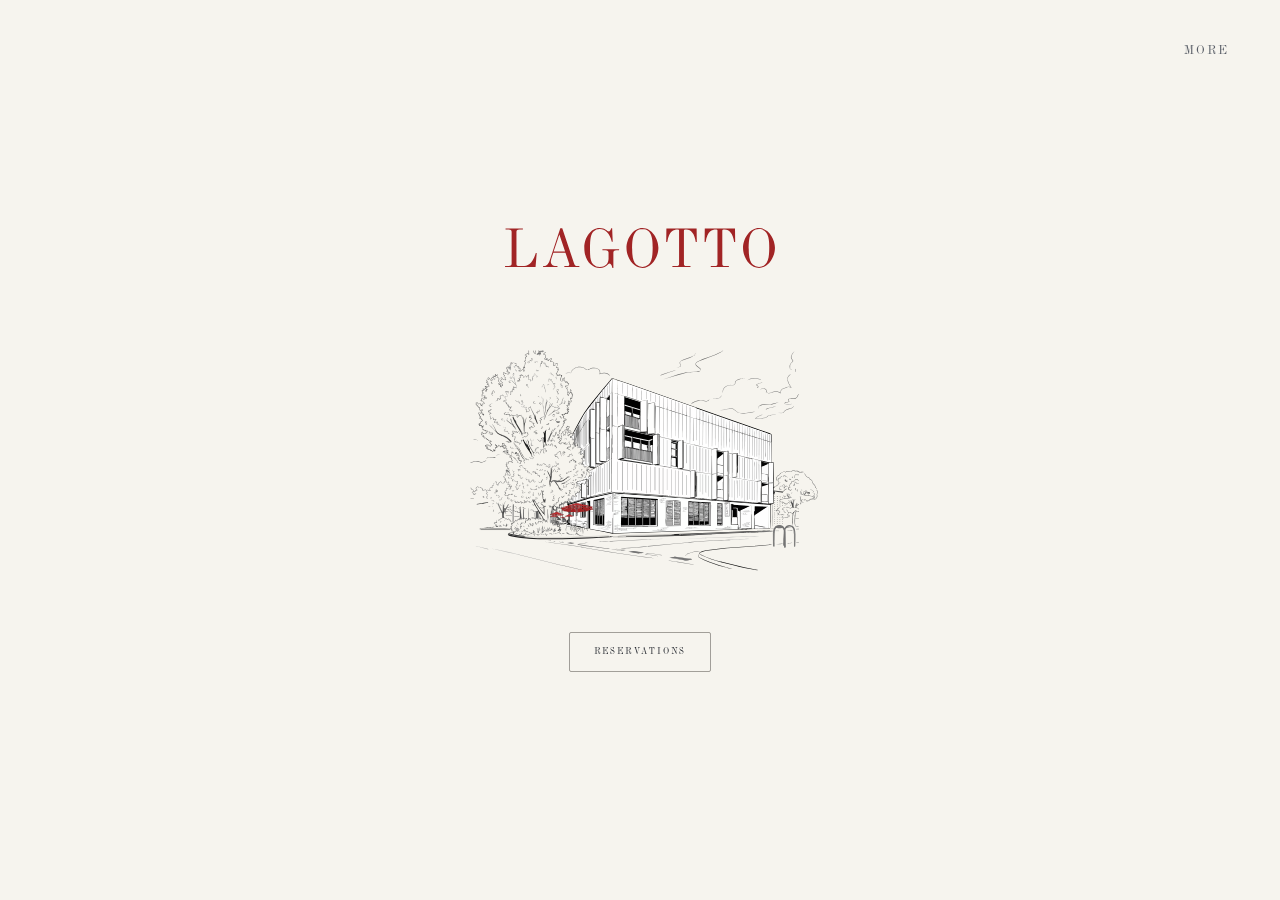
<file: index.html>
<!DOCTYPE html>
<html lang="en-AU">
<head>
<meta charset="UTF-8">
<meta name="viewport" content="width=device-width, initial-scale=1.0">
<title>Lagotto | Italian Restaurant, Fitzroy North</title>
<meta name="description" content="Lagotto is an award-winning Italian restaurant in Fitzroy North, Melbourne — seasonal pasta, aperitivo and a considered wine list, owned and run by Head Chef Matteo Fulchiati and Liam Cree.">
<link rel="canonical" href="https://lagotto-fitzroynorth.com.au/">
<meta name="theme-color" content="#f6f4ee">
<link rel="icon" href="assets/img/favicon-l.png">
<link rel="apple-touch-icon" href="assets/img/favicon-l.png">
<meta property="og:type" content="website">
<meta property="og:site_name" content="Lagotto">
<meta property="og:title" content="Lagotto | Italian Restaurant, Fitzroy North">
<meta property="og:description" content="Lagotto is an award-winning Italian restaurant in Fitzroy North, Melbourne — seasonal pasta, aperitivo and a considered wine list, owned and run by Head Chef Matteo Fulchiati and Liam Cree.">
<meta property="og:url" content="https://lagotto-fitzroynorth.com.au/">
<meta property="og:image" content="https://lagotto-fitzroynorth.com.au/assets/img/lagotto-logo-trans.png">
<meta name="twitter:card" content="summary_large_image">
<meta name="twitter:title" content="Lagotto | Italian Restaurant, Fitzroy North">
<meta name="twitter:description" content="Lagotto is an award-winning Italian restaurant in Fitzroy North, Melbourne — seasonal pasta, aperitivo and a considered wine list, owned and run by Head Chef Matteo Fulchiati and Liam Cree.">
<meta name="twitter:image" content="https://lagotto-fitzroynorth.com.au/assets/img/lagotto-logo-trans.png">
<link rel="preload" href="assets/fonts/Union-Regular.otf" as="font" type="font/otf" crossorigin>
<link rel="stylesheet" href="assets/css/style.css">
<script type="application/ld+json">
{
  "@context": "https://schema.org",
  "@type": "Restaurant",
  "name": "Lagotto",
  "image": "https://lagotto-fitzroynorth.com.au/assets/img/lagotto-logo-trans.png",
  "url": "https://lagotto-fitzroynorth.com.au/",
  "telephone": "+61390051953",
  "email": "contact@lagottofitzroynorth.com.au",
  "priceRange": "$$$",
  "servesCuisine": "Italian",
  "acceptsReservations": "True",
  "address": {
    "@type": "PostalAddress",
    "streetAddress": "1 York Street",
    "addressLocality": "Fitzroy North",
    "addressRegion": "VIC",
    "postalCode": "3068",
    "addressCountry": "AU"
  },
  "sameAs": ["https://www.instagram.com/lagotto.fitzroynorth/"],
  "menu": "https://lagotto-fitzroynorth.com.au/more#food",
  "openingHoursSpecification": [
    { "@type": "OpeningHoursSpecification", "dayOfWeek": ["Tuesday", "Wednesday", "Thursday", "Friday"], "opens": "18:00", "closes": "23:00" },
    { "@type": "OpeningHoursSpecification", "dayOfWeek": "Saturday", "opens": "12:00", "closes": "15:00" },
    { "@type": "OpeningHoursSpecification", "dayOfWeek": "Saturday", "opens": "18:00", "closes": "23:00" }
  ],
  "potentialAction": {
    "@type": "ReserveAction",
    "target": {
      "@type": "EntryPoint",
      "urlTemplate": "https://www.sevenrooms.com/reservations/lagotto",
      "actionPlatform": ["http://schema.org/DesktopWebPlatform", "http://schema.org/MobileWebPlatform"]
    },
    "result": { "@type": "Reservation", "name": "Reserve a table at Lagotto" }
  }
}
</script>
<script>(function(w,d,s,l,i){w[l]=w[l]||[];w[l].push({'gtm.start':
new Date().getTime(),event:'gtm.js'});var f=d.getElementsByTagName(s)[0],
j=d.createElement(s),dl=l!='dataLayer'?'&l='+l:'';j.async=true;j.src=
'https://www.googletagmanager.com/gtm.js?id='+i+dl;f.parentNode.insertBefore(j,f);
})(window,document,'script','dataLayer','GTM-M5SQ4HJ');</script>
</head>
<body data-page="home">
<noscript><iframe src="https://www.googletagmanager.com/ns.html?id=GTM-M5SQ4HJ"
height="0" width="0" style="display:none;visibility:hidden"></iframe></noscript>

<a class="home-more-link" href="more.html">More</a>

<div class="welcome-page">
  <div class="welcome-stage">
    <h1 class="sr-only">Lagotto — Italian Restaurant, Fitzroy North</h1>
    <p class="sr-only">Lagotto is an award-winning Italian restaurant in Fitzroy North, Melbourne, owned and run by Head Chef Matteo Fulchiati and Liam Cree. Seasonal pasta, aperitivo and a considered Italian wine list, at 1 York Street, Fitzroy North.</p>
    <a href="more.html" aria-label="More">
      <img class="welcome-logo" src="assets/img/lagotto-logo-dark.svg" alt="Lagotto">
      <img class="welcome-building" src="assets/img/lagotto-building.svg" alt="" aria-hidden="true">
    </a>
    <div class="welcome-actions">
      <a class="btn btn-outline" href="https://www.sevenrooms.com/reservations/lagotto" target="_blank" rel="noopener">Reservations</a>
    </div>
  </div>
</div>

<script src="assets/js/main.js"></script>
</body>
</html>
</file>
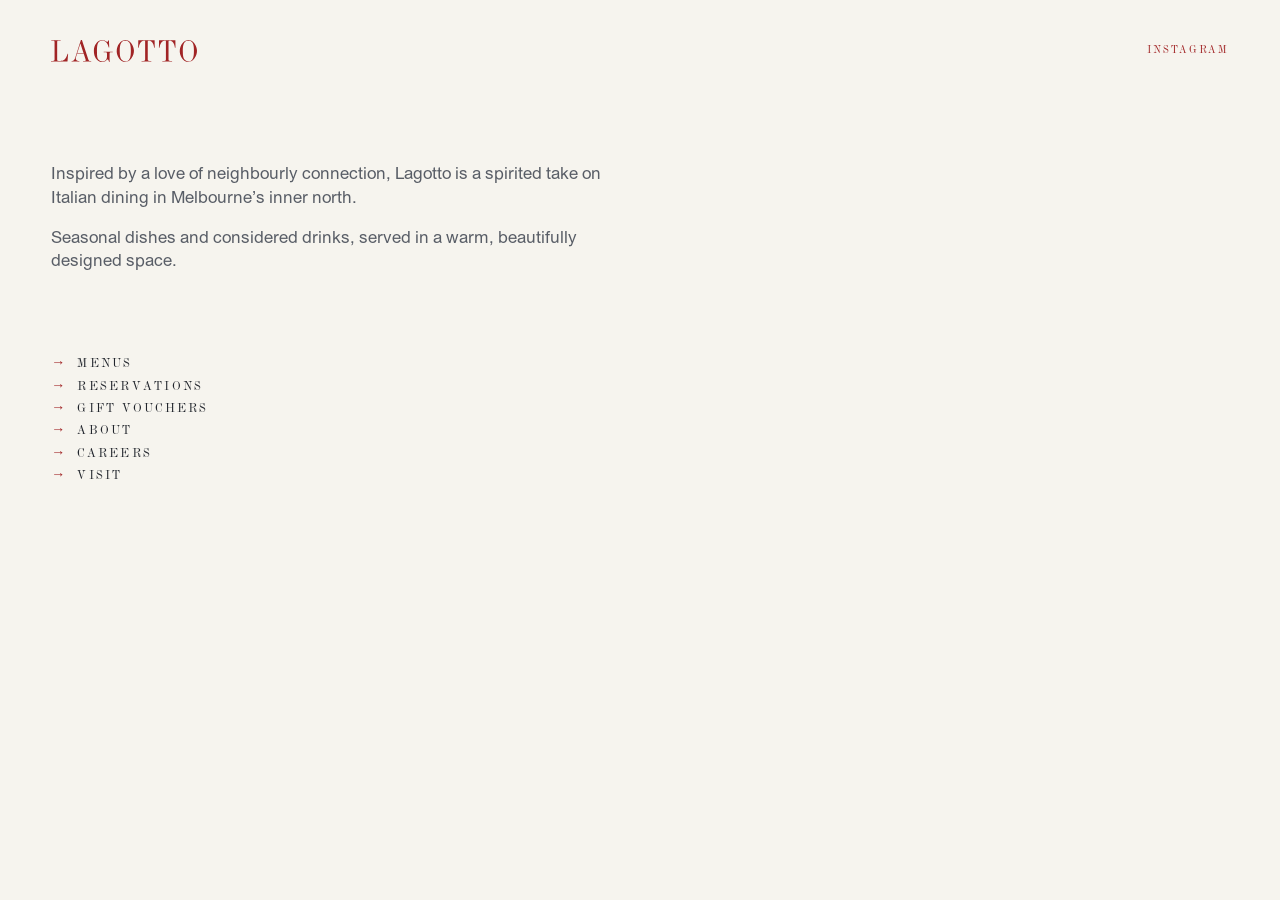
<file: more.html>
<!DOCTYPE html>
<html lang="en-AU">
<head>
<meta charset="UTF-8">
<meta name="viewport" content="width=device-width, initial-scale=1.0">
<title>More | Lagotto, Fitzroy North</title>
<meta name="description" content="About, menus, reservations, gift vouchers and how to find Lagotto — an Italian restaurant in Fitzroy North, Melbourne, owned and run by Head Chef Matteo Fulchiati and Liam Cree.">
<link rel="canonical" href="https://lagotto-fitzroynorth.com.au/more.html">
<meta name="theme-color" content="#f6f4ee">
<link rel="icon" href="assets/img/favicon-l.png">
<link rel="apple-touch-icon" href="assets/img/favicon-l.png">
<meta property="og:type" content="website">
<meta property="og:site_name" content="Lagotto">
<meta property="og:title" content="More | Lagotto, Fitzroy North">
<meta property="og:description" content="About, menus, reservations, gift vouchers and how to find Lagotto — an Italian restaurant in Fitzroy North, Melbourne, owned and run by Head Chef Matteo Fulchiati and Liam Cree.">
<meta property="og:url" content="https://lagotto-fitzroynorth.com.au/more.html">
<meta property="og:image" content="https://lagotto-fitzroynorth.com.au/assets/img/lagotto-logo-trans.png">
<meta name="twitter:card" content="summary_large_image">
<meta name="twitter:title" content="More | Lagotto, Fitzroy North">
<meta name="twitter:description" content="About, menus, reservations, gift vouchers and how to find Lagotto — an Italian restaurant in Fitzroy North, Melbourne, owned and run by Head Chef Matteo Fulchiati and Liam Cree.">
<meta name="twitter:image" content="https://lagotto-fitzroynorth.com.au/assets/img/lagotto-logo-trans.png">
<link rel="preload" href="assets/fonts/Union-Regular.otf" as="font" type="font/otf" crossorigin>
<link rel="stylesheet" href="assets/css/style.css">
<script type="application/ld+json">
{
  "@context": "https://schema.org",
  "@type": "Restaurant",
  "name": "Lagotto",
  "image": "https://lagotto-fitzroynorth.com.au/assets/img/lagotto-logo-trans.png",
  "url": "https://lagotto-fitzroynorth.com.au/",
  "telephone": "+61390051953",
  "email": "contact@lagottofitzroynorth.com.au",
  "priceRange": "$$$",
  "servesCuisine": "Italian",
  "acceptsReservations": "True",
  "address": {
    "@type": "PostalAddress",
    "streetAddress": "1 York Street",
    "addressLocality": "Fitzroy North",
    "addressRegion": "VIC",
    "postalCode": "3068",
    "addressCountry": "AU"
  },
  "sameAs": ["https://www.instagram.com/lagotto.fitzroynorth/"],
  "menu": "https://lagotto-fitzroynorth.com.au/more#food",
  "openingHoursSpecification": [
    { "@type": "OpeningHoursSpecification", "dayOfWeek": ["Tuesday", "Wednesday", "Thursday", "Friday"], "opens": "18:00", "closes": "23:00" },
    { "@type": "OpeningHoursSpecification", "dayOfWeek": "Saturday", "opens": "12:00", "closes": "15:00" },
    { "@type": "OpeningHoursSpecification", "dayOfWeek": "Saturday", "opens": "18:00", "closes": "23:00" }
  ],
  "potentialAction": {
    "@type": "ReserveAction",
    "target": {
      "@type": "EntryPoint",
      "urlTemplate": "https://www.sevenrooms.com/reservations/lagotto",
      "actionPlatform": ["http://schema.org/DesktopWebPlatform", "http://schema.org/MobileWebPlatform"]
    },
    "result": { "@type": "Reservation", "name": "Reserve a table at Lagotto" }
  }
}
</script>
<script>(function(w,d,s,l,i){w[l]=w[l]||[];w[l].push({'gtm.start':
new Date().getTime(),event:'gtm.js'});var f=d.getElementsByTagName(s)[0],
j=d.createElement(s),dl=l!='dataLayer'?'&l='+l:'';j.async=true;j.src=
'https://www.googletagmanager.com/gtm.js?id='+i+dl;f.parentNode.insertBefore(j,f);
})(window,document,'script','dataLayer','GTM-M5SQ4HJ');</script>
</head>
<body data-page="more">
<noscript><iframe src="https://www.googletagmanager.com/ns.html?id=GTM-M5SQ4HJ"
height="0" width="0" style="display:none;visibility:hidden"></iframe></noscript>

<header class="site-header">
  <a href="index.html" class="brand-word" aria-label="Lagotto home">
    <img src="assets/img/lagotto-logo-dark.svg" alt="Lagotto" class="brand-logo">
  </a>
  <a class="header-note" href="https://www.instagram.com/lagotto.fitzroynorth/?hl=en" target="_blank" rel="noopener">
    <svg class="header-note-icon" viewBox="0 0 24 24" fill="none" stroke="currentColor" stroke-width="2" stroke-linecap="round" stroke-linejoin="round" aria-hidden="true">
      <rect x="2" y="2" width="20" height="20" rx="5" ry="5"></rect>
      <path d="M16 11.37A4 4 0 1 1 12.63 8 4 4 0 0 1 16 11.37z"></path>
      <line x1="17.5" y1="6.5" x2="17.5" y2="6.5"></line>
    </svg>
    <span class="header-note-text">Instagram</span>
  </a>
</header>

<main class="info-main">
  <div class="info-intro">
    <p>Inspired by a love of neighbourly connection, Lagotto is a spirited take on Italian dining in Melbourne&rsquo;s inner north.</p>
    <p>Seasonal dishes and considered drinks, served in a warm, beautifully designed space.</p>
  </div>

  <div class="accordion">
    <div class="accordion-item" id="menus">
      <h2><button class="accordion-trigger" aria-expanded="false">
        <span class="accordion-arrow">&rarr;</span> Menus
      </button></h2>
      <div class="accordion-panel">
        <div class="accordion-panel-inner accordion-panel-inner--wide">

          <div class="accordion-item" id="food">
            <h3><button class="accordion-trigger" aria-expanded="false">
              <span class="accordion-arrow">&rarr;</span> Food
            </button></h3>
            <div class="accordion-panel">
              <div class="accordion-panel-inner accordion-panel-inner--wide">

                <div class="menu-group">
                  <div class="menu-row"><div class="menu-row-head"><span class="menu-name">Add on Tasmanian sea urchin</span><span class="menu-price">$8 / $20</span></div></div>
                  <div class="menu-row"><div class="menu-row-head"><span class="menu-name">1/2 dozen oysters, buttermilk, raspberry &amp; finger lime mignonette</span><span class="menu-price">$45</span></div></div>
                  <div class="menu-row"><div class="menu-row-head"><span class="menu-name">Sourdough focaccia, whipped honey brown butter</span><span class="menu-price">$16</span></div></div>
                  <div class="menu-row"><div class="menu-row-head"><span class="menu-name">Tasmanian scallop ceviche, smoked yoghurt, wild garlic, trout roe</span><span class="menu-price">$18 ea</span></div></div>
                  <div class="menu-row"><div class="menu-row-head"><span class="menu-name">Wagyu intercostal skewer, black garlic ketchup, pickled daikon</span><span class="menu-price">$18 ea</span></div></div>
                  <div class="menu-row"><div class="menu-row-head"><span class="menu-name">Brioche, girello carpaccio, yuzu mayo, caviar</span><span class="menu-price">$18 ea</span></div></div>
                  <div class="menu-row"><div class="menu-row-head"><span class="menu-name">Potato rosti, blue fin tuna, creme fraiche, nasturtium</span><span class="menu-price">$18 ea</span></div></div>
                </div>

                <div class="menu-group">
                  <div class="menu-row"><div class="menu-row-head"><span class="menu-name">Fremantle confit octopus carpaccio, rouille, espellette</span><span class="menu-price">$36</span></div></div>
                  <div class="menu-row"><div class="menu-row-head"><span class="menu-name">Bavette tartare, macadamia &amp; taleggio cream, bone marrow, frites</span><span class="menu-price">$36</span></div></div>
                  <div class="menu-row"><div class="menu-row-head"><span class="menu-name">Stracciatella, pepper agrodolce, anchovy, oregano, focaccia crumb</span><span class="menu-price">$29</span></div></div>
                  <div class="menu-row"><div class="menu-row-head"><span class="menu-name">White asparagus, miso hollandaise, pancetta, salmon roe</span><span class="menu-price">$32</span></div></div>
                </div>

                <div class="menu-group">
                  <div class="menu-row"><div class="menu-row-head"><span class="menu-name">Saffron tagliolini, tiger prawn, preserved lemon, bottarga</span><span class="menu-price">$46</span></div></div>
                  <div class="menu-row"><div class="menu-row-head"><span class="menu-name">Green lasagne, wagyu ragu, parmesan foam</span><span class="menu-price">$45</span></div></div>
                  <div class="menu-row"><div class="menu-row-head"><span class="menu-name">Bottoni, potato &amp; comt&eacute;, brown butter, pine nuts, saltbush</span><span class="menu-price">$43</span></div></div>
                  <div class="menu-row"><div class="menu-row-head"><span class="menu-name">Lemon bigoli, Moreton Bay bug, vodka sauce, chives</span><span class="menu-price">$90</span></div></div>
                </div>

                <div class="menu-group">
                  <div class="menu-row"><div class="menu-row-head"><span class="menu-name">NZ Yellowbelly flounder, lemon beurre blanc, artichokes, broad beans</span><span class="menu-price">$70</span></div></div>
                  <div class="menu-row"><div class="menu-row-head"><span class="menu-name">Ryukyu Berkshire 500g pork belly, fermented chilli, mushroom XO</span><span class="menu-price">$85</span></div></div>
                  <div class="menu-row"><div class="menu-row-head"><span class="menu-name">Aurum duck breast, broccoli leaf, roasted celeriac, jus</span><span class="menu-price">$75</span></div></div>
                  <div class="menu-row"><div class="menu-row-head"><span class="menu-name">Robbins Island wagyu 9+ 500g striploin, rosemary, jus, lemon</span><span class="menu-price">$220</span></div></div>
                </div>

                <div class="menu-group">
                  <div class="menu-row"><div class="menu-row-head"><span class="menu-name">Day&rsquo;s Walk Farm leaves, fennel, radish, honey &amp; mandarin</span><span class="menu-price">$16</span></div></div>
                  <div class="menu-row"><div class="menu-row-head"><span class="menu-name">Pink fir potatoes, sage &amp; onion salt, yeast dressing</span><span class="menu-price">$16</span></div></div>
                </div>

                <div class="menu-group">
                  <div class="menu-row"><div class="menu-row-head"><span class="menu-name">Lemonade fruit granita, lemon sorbet, limoncello curd</span><span class="menu-price">$18</span></div></div>
                  <div class="menu-row"><div class="menu-row-head"><span class="menu-name">Tiramisu, chocolate sponge, coffee gelato, caramel, mascarpone</span><span class="menu-price">$24</span></div></div>
                  <div class="menu-row"><div class="menu-row-head"><span class="menu-name">White asparagus gelato, biscotti crumb, cheesecake, yuzu trout roe</span><span class="menu-price">$30</span></div></div>
                </div>

              </div>
            </div>
          </div>

          <div class="accordion-item" id="beverages">
            <h3><button class="accordion-trigger" aria-expanded="false">
              <span class="accordion-arrow">&rarr;</span> Beverages
            </button></h3>
            <div class="accordion-panel">
              <div class="accordion-panel-inner accordion-panel-inner--wide">

                <p class="menu-category">Cocktails</p>
                <div class="menu-group">
                  <div class="menu-row"><div class="menu-row-head"><span class="menu-name">Capri Martini</span><span class="menu-price">$14 / $27</span></div><p class="menu-row-meta">Malfy gin limone, lemon thyme vermouth</p></div>
                  <div class="menu-row"><div class="menu-row-head"><span class="menu-name">Cardamaro Spritz</span><span class="menu-price">$25</span></div><p class="menu-row-meta">Cardamaro amaro, prosecco, soda, orange</p></div>
                  <div class="menu-row"><div class="menu-row-head"><span class="menu-name">Blood Orange Americano</span><span class="menu-price">$25</span></div><p class="menu-row-meta">Vermouth rosso, okar amaro, blood orange soda</p></div>
                  <div class="menu-row"><div class="menu-row-head"><span class="menu-name">Tommy Verde</span><span class="menu-price">$27</span></div><p class="menu-row-meta">Tequila blanco, tommy&rsquo;s kiwi, green tobasco, lime, agave</p></div>
                  <div class="menu-row"><div class="menu-row-head"><span class="menu-name">House Negroni</span><span class="menu-price">$27</span></div><p class="menu-row-meta">MGC dry gin, plymouth sloe gin, aperol, dry cura&ccedil;ao</p></div>
                  <div class="menu-row"><div class="menu-row-head"><span class="menu-name">Pasubio Manhattan</span><span class="menu-price">$27</span></div><p class="menu-row-meta">Woodford reserve bourbon, cappelletti pasubio amaro, orange bitters</p></div>
                </div>

                <p class="menu-category">Non&#8209;Alcoholic</p>
                <div class="menu-group">
                  <div class="menu-row"><div class="menu-row-head"><span class="menu-name">Crodino Biondo</span><span class="menu-price">$14</span></div><p class="menu-row-meta">Non&#8209;alcoholic bitter spritz</p></div>
                  <div class="menu-row"><div class="menu-row-head"><span class="menu-name">House Soda</span><span class="menu-price">$15</span></div><p class="menu-row-meta">Passionfruit &amp; lime</p></div>
                  <div class="menu-row"><div class="menu-row-head"><span class="menu-name">Spiced Jalapeno Mojito</span><span class="menu-price">$15</span></div><p class="menu-row-meta">Strangelove spiced jalapeno, mint, chilli</p></div>
                  <div class="menu-row"><div class="menu-row-head"><span class="menu-name">Yuzu Collins</span><span class="menu-price">$15</span></div><p class="menu-row-meta">Fresh yuzu, yuzu soda, rosemary</p></div>
                  <div class="menu-row"><div class="menu-row-head"><span class="menu-name">Chinotto</span><span class="menu-price">$10</span></div><p class="menu-row-meta">Orange</p></div>
                </div>

                <p class="menu-category">Wine by the Glass</p>
                <div class="menu-group">
                  <p class="menu-subhead">Sparkling</p>
                  <div class="menu-row"><div class="menu-row-head"><span class="menu-name">NV Continental Platter Prosecco</span><span class="menu-price">$16</span></div><p class="menu-row-meta">Glera &mdash; King Valley</p></div>
                </div>
                <div class="menu-group">
                  <p class="menu-subhead">White</p>
                  <div class="menu-row"><div class="menu-row-head"><span class="menu-name">2024 Terre Stregate &lsquo;Trama&rsquo;</span><span class="menu-price">$18</span></div><p class="menu-row-meta">Falanghina &mdash; Campania</p></div>
                  <div class="menu-row"><div class="menu-row-head"><span class="menu-name">2025 Charlotte Dalton &lsquo;Fred&rsquo;</span><span class="menu-price">$18</span></div><p class="menu-row-meta">Fiano &mdash; Langhorne Creek</p></div>
                  <div class="menu-row"><div class="menu-row-head"><span class="menu-name">2022 Sa Di Vino &lsquo;Gio&rsquo;</span><span class="menu-price">$20</span></div><p class="menu-row-meta">Viognier &mdash; Emilia Romagna</p></div>
                  <div class="menu-row"><div class="menu-row-head"><span class="menu-name">2024 Manni N&ouml;ssing</span><span class="menu-price">$36</span></div><p class="menu-row-meta">Kerner &mdash; S&uuml;dtirol</p></div>
                </div>
                <div class="menu-group">
                  <p class="menu-subhead">Orange / Rose</p>
                  <div class="menu-row"><div class="menu-row-head"><span class="menu-name">2026 Table Wines &lsquo;Gelato Bianco&rsquo;</span><span class="menu-price">$17</span></div><p class="menu-row-meta">Pecorino, Moscato Giallo, Fiano, Arinto &mdash; South Australia</p></div>
                  <div class="menu-row"><div class="menu-row-head"><span class="menu-name">2022 Palmento Costanzo &lsquo;Mofete&rsquo;</span><span class="menu-price">$21</span></div><p class="menu-row-meta">Nerello Mascalese &mdash; Sicily</p></div>
                </div>
                <div class="menu-group">
                  <p class="menu-subhead">Red</p>
                  <div class="menu-row"><div class="menu-row-head"><span class="menu-name">2024 Carousal</span><span class="menu-price">$18</span></div><p class="menu-row-meta">Sangiovese &mdash; Alpine Valley</p></div>
                  <div class="menu-row"><div class="menu-row-head"><span class="menu-name">2023 Bera Barbera D&rsquo;Asti</span><span class="menu-price">$19</span></div><p class="menu-row-meta">Barbera &mdash; Piedmont</p></div>
                  <div class="menu-row"><div class="menu-row-head"><span class="menu-name">2024 Wilfred Monte</span><span class="menu-price">$17</span></div><p class="menu-row-meta">Montepulciano &mdash; McLaren Vale</p></div>
                  <div class="menu-row"><div class="menu-row-head"><span class="menu-name">2021 Cantine Garrone C&agrave; D&rsquo;Mat&eacute; Valli Ossolane Rosso</span><span class="menu-price">$34</span></div><p class="menu-row-meta">Nebbiolo, Croatina &mdash; Piedmont</p></div>
                </div>

                <p class="menu-category">Wine by the Bottle</p>

                <div class="menu-group">
                  <p class="menu-subhead">Sparkling</p>
                  <div class="menu-row"><div class="menu-row-head"><span class="menu-name">NV Continental Platter Prosecco</span><span class="menu-price">$76</span></div><p class="menu-row-meta">Glera &mdash; King Valley</p></div>
                  <div class="menu-row"><div class="menu-row-head"><span class="menu-name">NV Ca&rsquo; Del Bosco Brut 375ml</span><span class="menu-price">$129</span></div><p class="menu-row-meta">Chardonnay, Pinot Bianco, Pinot Nero &mdash; Lombardy</p></div>
                  <div class="menu-row"><div class="menu-row-head"><span class="menu-name">2025 Pippa Pet Nat</span><span class="menu-price">$86</span></div><p class="menu-row-meta">Fiano, Grenache &mdash; Heathcote</p></div>
                  <div class="menu-row"><div class="menu-row-head"><span class="menu-name">NV I Love Monsters &lsquo;La Birba&rsquo; Pet Nat</span><span class="menu-price">$105</span></div><p class="menu-row-meta">Lacrima &mdash; Marche</p></div>
                  <div class="menu-row"><div class="menu-row-head"><span class="menu-name">NV Fangareggi &lsquo;Biancospino&rsquo;</span><span class="menu-price">$115</span></div><p class="menu-row-meta">Lambrusco di Sorbara &amp; Salamino &mdash; Emilia Romagna</p></div>
                  <div class="menu-row"><div class="menu-row-head"><span class="menu-name">2022 Longarico All&rsquo;Ombra Dei Pini</span><span class="menu-price">$172</span></div><p class="menu-row-meta">Catarratto &mdash; Sicily</p></div>
                  <div class="menu-row"><div class="menu-row-head"><span class="menu-name">2019 Ferrari Perl&eacute;</span><span class="menu-price">$195</span></div><p class="menu-row-meta">Chardonnay &mdash; Trentino&#8209;Alto Adige</p></div>
                </div>

                <div class="menu-group">
                  <p class="menu-subhead">White &mdash; Bright, Mineral</p>
                  <div class="menu-row"><div class="menu-row-head"><span class="menu-name">2023 Cave Mont Blanc</span><span class="menu-price">$145</span></div><p class="menu-row-meta">Pri&eacute; Blanc &mdash; Valle d&rsquo;Aosta</p></div>
                  <div class="menu-row"><div class="menu-row-head"><span class="menu-name">2025 Visintini</span><span class="menu-price">$88</span></div><p class="menu-row-meta">Ribolla Gialla &mdash; Friuli&#8209;Venezia Giulia</p></div>
                  <div class="menu-row"><div class="menu-row-head"><span class="menu-name">2024 Muri&#8209;Gries</span><span class="menu-price">$105</span></div><p class="menu-row-meta">Silvaner &mdash; Alto Adige</p></div>
                  <div class="menu-row"><div class="menu-row-head"><span class="menu-name">2024 Babo</span><span class="menu-price">$74</span></div><p class="menu-row-meta">Pinot Grigio &mdash; Veneto</p></div>
                  <div class="menu-row"><div class="menu-row-head"><span class="menu-name">2024 Biscaris</span><span class="menu-price">$117</span></div><p class="menu-row-meta">Inzolia &mdash; Sicily</p></div>
                  <div class="menu-row"><div class="menu-row-head"><span class="menu-name">2023 Generazione Alessandro Trainara</span><span class="menu-price">$134</span></div><p class="menu-row-meta">Carricante, Catarratto &mdash; Sicily</p></div>
                  <div class="menu-row"><div class="menu-row-head"><span class="menu-name">2024 Terre Stregate &lsquo;Trama&rsquo;</span><span class="menu-price">$85</span></div><p class="menu-row-meta">Falanghina &mdash; Campania</p></div>
                  <div class="menu-row"><div class="menu-row-head"><span class="menu-name">2023 Stefanago Mischiabacche Bianco</span><span class="menu-price">$122</span></div><p class="menu-row-meta">Riesling, M&uuml;ller&#8209;Thurgau, Chardonnay &mdash; Lombardy</p></div>
                  <div class="menu-row"><div class="menu-row-head"><span class="menu-name">2024 Manni N&ouml;ssing</span><span class="menu-price">$190</span></div><p class="menu-row-meta">Kerner &mdash; S&uuml;dtirol</p></div>
                </div>

                <div class="menu-group">
                  <p class="menu-subhead">White &mdash; Medium Weight</p>
                  <div class="menu-row"><div class="menu-row-head"><span class="menu-name">2021 Niklas Weingut</span><span class="menu-price">$110</span></div><p class="menu-row-meta">Pinot Bianco &mdash; S&uuml;dtirol&#8209;Alto Adige</p></div>
                  <div class="menu-row"><div class="menu-row-head"><span class="menu-name">2022 Mortellito Viaria Bianco</span><span class="menu-price">$125</span></div><p class="menu-row-meta">Moscato Bianco &mdash; Sicily</p></div>
                  <div class="menu-row"><div class="menu-row-head"><span class="menu-name">2025 Pieropan Soave Classico</span><span class="menu-price">$120</span></div><p class="menu-row-meta">Garganega &mdash; Veneto</p></div>
                  <div class="menu-row"><div class="menu-row-head"><span class="menu-name">2023 Anne&#8209;Santi &lsquo;Ninfa Del Nera&rsquo;</span><span class="menu-price">$122</span></div><p class="menu-row-meta">Grechetto, Trebbiano, Malvasia &mdash; Umbria</p></div>
                  <div class="menu-row"><div class="menu-row-head"><span class="menu-name">2024 Lamoresca Bianco</span><span class="menu-price">$150</span></div><p class="menu-row-meta">Vermentino &mdash; Sicily</p></div>
                  <div class="menu-row"><div class="menu-row-head"><span class="menu-name">2022 Le Chiusure</span><span class="menu-price">$182</span></div><p class="menu-row-meta">Erbaluce &mdash; Piedmont</p></div>
                  <div class="menu-row"><div class="menu-row-head"><span class="menu-name">2022 Il Modo Bianco</span><span class="menu-price">$83</span></div><p class="menu-row-meta">Vermentino, Fiano, Riesling &mdash; Geelong</p></div>
                  <div class="menu-row"><div class="menu-row-head"><span class="menu-name">2025 Charlotte Dalton &lsquo;Fred&rsquo;</span><span class="menu-price">$84</span></div><p class="menu-row-meta">Fiano &mdash; Langhorne Creek</p></div>
                  <div class="menu-row"><div class="menu-row-head"><span class="menu-name">2022 Chalmers Dott</span><span class="menu-price">$86</span></div><p class="menu-row-meta">Malvasia Istriana &mdash; Heathcote</p></div>
                </div>

                <div class="menu-group">
                  <p class="menu-subhead">White &mdash; Full, Textural</p>
                  <div class="menu-row"><div class="menu-row-head"><span class="menu-name">2024 La Marca Di San Michele &lsquo;Salta Tempo&rsquo;</span><span class="menu-price">$123</span></div><p class="menu-row-meta">Verdicchio &mdash; Marche</p></div>
                  <div class="menu-row"><div class="menu-row-head"><span class="menu-name">2024 Marabino Eureka</span><span class="menu-price">$120</span></div><p class="menu-row-meta">Chardonnay &mdash; Sicily</p></div>
                  <div class="menu-row"><div class="menu-row-head"><span class="menu-name">2022 Sa Di Vino &lsquo;Gio&rsquo;</span><span class="menu-price">$97</span></div><p class="menu-row-meta">Viognier &mdash; Emilia Romagna</p></div>
                  <div class="menu-row"><div class="menu-row-head"><span class="menu-name">2023 Tiberio</span><span class="menu-price">$138</span></div><p class="menu-row-meta">Trebbiano d&rsquo;Abruzzo &mdash; Abruzzo</p></div>
                  <div class="menu-row"><div class="menu-row-head"><span class="menu-name">2022 La Tosa &lsquo;Sorriso De Cielo&rsquo;</span><span class="menu-price">$135</span></div><p class="menu-row-meta">Malvasia &mdash; Emilia Romagna</p></div>
                  <div class="menu-row"><div class="menu-row-head"><span class="menu-name">2022 Meigamma Bianco Zero</span><span class="menu-price">$118</span></div><p class="menu-row-meta">Vermentino, Moscato, Nuragus &mdash; Sardinia</p></div>
                  <div class="menu-row"><div class="menu-row-head"><span class="menu-name">2021 Stropplatini</span><span class="menu-price">$126</span></div><p class="menu-row-meta">Friulano &mdash; Friuli&#8209;Venezia&#8209;Giulia</p></div>
                  <div class="menu-row"><div class="menu-row-head"><span class="menu-name">2023 Vigneti Massa Derthona</span><span class="menu-price">$185</span></div><p class="menu-row-meta">Timorasso &mdash; Piedmont</p></div>
                </div>

                <div class="menu-group">
                  <p class="menu-subhead">Orange</p>
                  <div class="menu-row"><div class="menu-row-head"><span class="menu-name">2026 Table Wines &lsquo;Gelato Bianco&rsquo;</span><span class="menu-price">$82</span></div><p class="menu-row-meta">Pecorino, Moscato Giallo, Fiano, Arinto &mdash; South Australia</p></div>
                  <div class="menu-row"><div class="menu-row-head"><span class="menu-name">2025 Sven Joschke &lsquo;L&rsquo;Ambre&rsquo;</span><span class="menu-price">$95</span></div><p class="menu-row-meta">Pedro Ximenez, Semillon, Muscat a Petits Blanc &mdash; Barossa Valley</p></div>
                  <div class="menu-row"><div class="menu-row-head"><span class="menu-name">2021 Fasoli Gino &lsquo;Oranghost&rsquo;</span><span class="menu-price">$90</span></div><p class="menu-row-meta">Souvignier Gris &mdash; Veneto</p></div>
                  <div class="menu-row"><div class="menu-row-head"><span class="menu-name">2024 Cretapaglia &lsquo;Folk&rsquo;</span><span class="menu-price">$124</span></div><p class="menu-row-meta">Pecorello &mdash; Calabria</p></div>
                  <div class="menu-row"><div class="menu-row-head"><span class="menu-name">2021 Etnella Attia Bianco</span><span class="menu-price">$165</span></div><p class="menu-row-meta">Carricante, Trebbiano, Chasselas &mdash; Sicily</p></div>
                </div>

                <div class="menu-group">
                  <p class="menu-subhead">Rose, Chilled Red</p>
                  <div class="menu-row"><div class="menu-row-head"><span class="menu-name">2023 Lunaria Ramoro</span><span class="menu-price">$93</span></div><p class="menu-row-meta">Pinot Grigio &mdash; Abruzzo</p></div>
                  <div class="menu-row"><div class="menu-row-head"><span class="menu-name">2022 Palmento Costanzo &lsquo;Mofete&rsquo;</span><span class="menu-price">$110</span></div><p class="menu-row-meta">Nerello Mascalese &mdash; Sicily</p></div>
                  <div class="menu-row"><div class="menu-row-head"><span class="menu-name">2024 Giuseppe Cipolla &lsquo;Occhio Di Sale&rsquo;</span><span class="menu-price">$129</span></div><p class="menu-row-meta">Nero d&rsquo;Avola, Nerello Mascalese, Inzolia &mdash; Sicily</p></div>
                  <div class="menu-row"><div class="menu-row-head"><span class="menu-name">2022 Valli Unite &lsquo;Rosatea&rsquo;</span><span class="menu-price">$110</span></div><p class="menu-row-meta">Cortese, Barbera, Freisa, Malvasia &mdash; Piedmont</p></div>
                  <div class="menu-row"><div class="menu-row-head"><span class="menu-name">2023 Samodia Rosso</span><span class="menu-price">$116</span></div><p class="menu-row-meta">Barbera, Ancelotta, Grasparossa, Merlot &mdash; Emilia Romagna</p></div>
                </div>

                <div class="menu-group">
                  <p class="menu-subhead">Red &mdash; Light</p>
                  <div class="menu-row"><div class="menu-row-head"><span class="menu-name">2024 Gino Pedrotti</span><span class="menu-price">$140</span></div><p class="menu-row-meta">Schiava Nera &mdash; Trentino</p></div>
                  <div class="menu-row"><div class="menu-row-head"><span class="menu-name">2025 Blood Moon &lsquo;Promise&rsquo;</span><span class="menu-price">$85</span></div><p class="menu-row-meta">Schioppettino &mdash; Heathcote</p></div>
                  <div class="menu-row"><div class="menu-row-head"><span class="menu-name">2024 Podere Guardia Grande &lsquo;Nascimento&rsquo;</span><span class="menu-price">$115</span></div><p class="menu-row-meta">Cannonau &mdash; Sardinia</p></div>
                  <div class="menu-row"><div class="menu-row-head"><span class="menu-name">2024 Bio Vio U Bastio</span><span class="menu-price">$129</span></div><p class="menu-row-meta">Rossese &mdash; Liguria</p></div>
                  <div class="menu-row"><div class="menu-row-head"><span class="menu-name">2022 Crotin &lsquo;San Patelu&rsquo;</span><span class="menu-price">$120</span></div><p class="menu-row-meta">Grignolino d&rsquo;Asti &mdash; Piedmont</p></div>
                </div>

                <div class="menu-group">
                  <p class="menu-subhead">Red &mdash; A Little Heavier</p>
                  <div class="menu-row"><div class="menu-row-head"><span class="menu-name">2024 Carousal</span><span class="menu-price">$79</span></div><p class="menu-row-meta">Sangiovese &mdash; Alpine Valley</p></div>
                  <div class="menu-row"><div class="menu-row-head"><span class="menu-name">2022 Massimo Rivetti</span><span class="menu-price">$134</span></div><p class="menu-row-meta">Pinot Nero &mdash; Piedmont</p></div>
                  <div class="menu-row"><div class="menu-row-head"><span class="menu-name">2024 Leeona Rosso</span><span class="menu-price">$98</span></div><p class="menu-row-meta">Sangiovese, Syrah, Malvasia Bianca &mdash; Tuscany</p></div>
                  <div class="menu-row"><div class="menu-row-head"><span class="menu-name">2022 Occhipinti &lsquo;Fossa Di Lupo&rsquo;</span><span class="menu-price">$310</span></div><p class="menu-row-meta">Frappatto &mdash; Sicily</p></div>
                  <div class="menu-row"><div class="menu-row-head"><span class="menu-name">2024 L&rsquo;Appel &lsquo;Ndom&rsquo;</span><span class="menu-price">$91</span></div><p class="menu-row-meta">Teroldego &mdash; Heathcote</p></div>
                </div>

                <div class="menu-group">
                  <p class="menu-subhead">Red &mdash; Medium Weight</p>
                  <div class="menu-row"><div class="menu-row-head"><span class="menu-name">2021 Le Marie Pinerolese</span><span class="menu-price">$120</span></div><p class="menu-row-meta">Barbera, Freisa, Bonarda, Chatus, Neretta Cuneese &mdash; Piedmont</p></div>
                  <div class="menu-row"><div class="menu-row-head"><span class="menu-name">2024 Stefani Supera II</span><span class="menu-price">$145</span></div><p class="menu-row-meta">Cabernet Franc &mdash; Yarra Valley</p></div>
                  <div class="menu-row"><div class="menu-row-head"><span class="menu-name">2024 Pietradolce Etna Rosso</span><span class="menu-price">$140</span></div><p class="menu-row-meta">Nerello Mascalese, Nerello Cappuccio &mdash; Sicily</p></div>
                  <div class="menu-row"><div class="menu-row-head"><span class="menu-name">2021 Musk Lane Wine &lsquo;Malakoff&rsquo;</span><span class="menu-price">$135</span></div><p class="menu-row-meta">Nebbiolo &mdash; Pyrenees</p></div>
                  <div class="menu-row"><div class="menu-row-head"><span class="menu-name">2023 Institut Agricole R&eacute;gional</span><span class="menu-price">$174</span></div><p class="menu-row-meta">Gamay &mdash; Valle d&rsquo;Aosta</p></div>
                  <div class="menu-row"><div class="menu-row-head"><span class="menu-name">2022 Range Life Rosso</span><span class="menu-price">$78</span></div><p class="menu-row-meta">Primitivo, Sangiovese, Tempranillo &mdash; Victoria</p></div>
                  <div class="menu-row"><div class="menu-row-head"><span class="menu-name">2022 Bera Barbera D&rsquo;Asti</span><span class="menu-price">$86</span></div><p class="menu-row-meta">Barbera &mdash; Piedmont</p></div>
                  <div class="menu-row"><div class="menu-row-head"><span class="menu-name">2024 Villa Migliarina Chianti Superiore</span><span class="menu-price">$110</span></div><p class="menu-row-meta">Sangiovese &mdash; Tuscany</p></div>
                  <div class="menu-row"><div class="menu-row-head"><span class="menu-name">2024 Caruso &amp; Minini Frappello</span><span class="menu-price">$95</span></div><p class="menu-row-meta">Frappato, Nerello Mascalese &mdash; Sicily</p></div>
                </div>

                <div class="menu-group">
                  <p class="menu-subhead">Red &mdash; Full, Powerful</p>
                  <div class="menu-row"><div class="menu-row-head"><span class="menu-name">2021 Produttori Del Barbaresco</span><span class="menu-price">$275</span></div><p class="menu-row-meta">Nebbiolo &mdash; Piedmont</p></div>
                  <div class="menu-row"><div class="menu-row-head"><span class="menu-name">2021 Cantine Garrone C&agrave; D&rsquo;Mat&eacute; Valli Ossolane Rosso</span><span class="menu-price">$196</span></div><p class="menu-row-meta">Nebbiolo, Croatina &mdash; Piedmont</p></div>
                  <div class="menu-row"><div class="menu-row-head"><span class="menu-name">2024 Inkwell &lsquo;Road To Joy&rsquo;</span><span class="menu-price">$83</span></div><p class="menu-row-meta">Shiraz, Primitivo &mdash; McLaren Vale</p></div>
                  <div class="menu-row"><div class="menu-row-head"><span class="menu-name">2024 Wilfred Monte</span><span class="menu-price">$80</span></div><p class="menu-row-meta">Montepulciano &mdash; McLaren Vale</p></div>
                  <div class="menu-row"><div class="menu-row-head"><span class="menu-name">2020 Poggio Mandorlo Il Guardiano</span><span class="menu-price">$135</span></div><p class="menu-row-meta">Sangiovese, Merlot &mdash; Tuscany</p></div>
                  <div class="menu-row"><div class="menu-row-head"><span class="menu-name">2022 Alessandro Di Camporeale Kaid</span><span class="menu-price">$145</span></div><p class="menu-row-meta">Syrah &mdash; Sicily</p></div>
                  <div class="menu-row"><div class="menu-row-head"><span class="menu-name">2018 La Fornace Brunello Di Montalcino &lsquo;Origini&rsquo;</span><span class="menu-price">$385</span></div><p class="menu-row-meta">Sangiovese &mdash; Tuscany</p></div>
                  <div class="menu-row"><div class="menu-row-head"><span class="menu-name">2022 Campo Al Noce &lsquo;Miterre&rsquo; Bolgheri Rosso</span><span class="menu-price">$155</span></div><p class="menu-row-meta">Cabernet Sauvignon, Merlot, Cabernet Franc, Syrah &mdash; Tuscany</p></div>
                  <div class="menu-row"><div class="menu-row-head"><span class="menu-name">2021 Fattoria Di Bacchereto &lsquo;Terre A Mano&rsquo;</span><span class="menu-price">$220</span></div><p class="menu-row-meta">Sangiovese, Canaiolo, Cabernet Sauvignon &mdash; Tuscany</p></div>
                </div>

                <div class="menu-group">
                  <p class="menu-subhead">Party Bottles</p>
                  <div class="menu-row"><div class="menu-row-head"><span class="menu-name">2022 San Lorenzo &lsquo;Di Gino Integrale&rsquo;</span><span class="menu-price">$235</span></div><p class="menu-row-meta">Verdicchio &mdash; Marche</p></div>
                  <div class="menu-row"><div class="menu-row-head"><span class="menu-name">2022 Le Coste Litrozzo Rosato 1000ml</span><span class="menu-price">$122</span></div><p class="menu-row-meta">Sangiovese, Aleatico, Procanico &mdash; Lazio</p></div>
                  <div class="menu-row"><div class="menu-row-head"><span class="menu-name">2024 Sassara &lsquo;Vin Da Cagnara&rsquo; Litro Rosso 1000ml</span><span class="menu-price">$123</span></div><p class="menu-row-meta">Corvina &mdash; Veneto</p></div>
                </div>

                <p class="menu-category">Vermouth &amp; Friends</p>
                <div class="menu-group">
                  <div class="menu-row"><div class="menu-row-head"><span class="menu-name">Cocchi Americano Vermouth</span><span class="menu-price">$16</span></div><p class="menu-row-meta">Piedmont</p></div>
                  <div class="menu-row"><div class="menu-row-head"><span class="menu-name">Maidenii Yuzu Vermouth</span><span class="menu-price">$18</span></div><p class="menu-row-meta">Heathcote</p></div>
                  <div class="menu-row"><div class="menu-row-head"><span class="menu-name">Saison Rhubarb Vermouth</span><span class="menu-price">$17</span></div><p class="menu-row-meta">Melbourne</p></div>
                  <div class="menu-row"><div class="menu-row-head"><span class="menu-name">Aetnae Etna Aperitif</span><span class="menu-price">$16</span></div><p class="menu-row-meta">Sicily</p></div>
                  <div class="menu-row"><div class="menu-row-head"><span class="menu-name">Cappelano Barolo Chinato</span><span class="menu-price">$18</span></div><p class="menu-row-meta">W/ soda, lemon &mdash; Piedmont</p></div>
                </div>

                <p class="menu-category">Beer</p>
                <div class="menu-group">
                  <div class="menu-row"><div class="menu-row-head"><span class="menu-name">Peroni Red 4.7%</span><span class="menu-price">$12</span></div><p class="menu-row-meta">Lazio</p></div>
                  <div class="menu-row"><div class="menu-row-head"><span class="menu-name">Stingray Draught 4.5%</span><span class="menu-price">$12</span></div><p class="menu-row-meta">Abbotsford</p></div>
                  <div class="menu-row"><div class="menu-row-head"><span class="menu-name">Balter XPA 5%</span><span class="menu-price">$14</span></div><p class="menu-row-meta">Currumbin</p></div>
                  <div class="menu-row"><div class="menu-row-head"><span class="menu-name">Bodriggy Speccy Juice 3.5%</span><span class="menu-price">$13</span></div><p class="menu-row-meta">Abbotsford</p></div>
                  <div class="menu-row"><div class="menu-row-head"><span class="menu-name">Yulli&rsquo;s Brews Amanda Mandarin IPA 6.7%</span><span class="menu-price">$12</span></div><p class="menu-row-meta">Byron Bay</p></div>
                  <div class="menu-row"><div class="menu-row-head"><span class="menu-name">Heaps Normal Quiet XPA &lt;0.5%</span><span class="menu-price">$12</span></div><p class="menu-row-meta">Marrickville</p></div>
                </div>

                <p class="menu-category">Sweet &amp; Digestive</p>
                <div class="menu-group">
                  <div class="menu-row"><div class="menu-row-head"><span class="menu-name">2023 Podere Pradarolo Frinire Di Cicale 500ml</span><span class="menu-price">$21 / $149</span></div><p class="menu-row-meta">Malvasia di Candia Aromatica &mdash; Emilia Romagna</p></div>
                  <div class="menu-row"><div class="menu-row-head"><span class="menu-name">Housemade Bergamotcello</span><span class="menu-price">$16</span></div><p class="menu-row-meta">Melbourne</p></div>
                  <div class="menu-row"><div class="menu-row-head"><span class="menu-name">Maria Al Monte Limoncello</span><span class="menu-price">$16</span></div><p class="menu-row-meta">Liguria</p></div>
                  <div class="menu-row"><div class="menu-row-head"><span class="menu-name">Nonino Vendemmia Grappa</span><span class="menu-price">$14</span></div><p class="menu-row-meta">Friuli</p></div>
                  <div class="menu-row"><div class="menu-row-head"><span class="menu-name">La Chiuse Grappa Riserva</span><span class="menu-price">$19</span></div><p class="menu-row-meta">Tuscany</p></div>
                  <div class="menu-row"><div class="menu-row-head"><span class="menu-name">Cocchi Vermouth Di Torino</span><span class="menu-price">$16</span></div><p class="menu-row-meta">Turin</p></div>
                </div>

                <p class="menu-category">Amaro</p>
                <div class="menu-group">
                  <p class="menu-subhead">45ml</p>
                  <div class="menu-row"><div class="menu-row-head"><span class="menu-name">Furlani Amaro</span><span class="menu-price">$17</span></div><p class="menu-row-meta">Trentino</p></div>
                  <div class="menu-row"><div class="menu-row-head"><span class="menu-name">Cappelletti Amaro Pasubio</span><span class="menu-price">$12</span></div><p class="menu-row-meta">Trentino</p></div>
                  <div class="menu-row"><div class="menu-row-head"><span class="menu-name">Amaro Alpino</span><span class="menu-price">$16</span></div><p class="menu-row-meta">Trentino</p></div>
                  <div class="menu-row"><div class="menu-row-head"><span class="menu-name">Cappelletti Amaro Sfumato Rabarbo</span><span class="menu-price">$15</span></div><p class="menu-row-meta">Trentino</p></div>
                  <div class="menu-row"><div class="menu-row-head"><span class="menu-name">Amaro Nonino</span><span class="menu-price">$19</span></div><p class="menu-row-meta">Friuli</p></div>
                  <div class="menu-row"><div class="menu-row-head"><span class="menu-name">Liquore Delle Sirene Canto Amaro</span><span class="menu-price">$17</span></div><p class="menu-row-meta">Lombardy</p></div>
                  <div class="menu-row"><div class="menu-row-head"><span class="menu-name">Braulio</span><span class="menu-price">$12</span></div><p class="menu-row-meta">Lombardy</p></div>
                  <div class="menu-row"><div class="menu-row-head"><span class="menu-name">Fernet Branca</span><span class="menu-price">$16</span></div><p class="menu-row-meta">Lombardy</p></div>
                  <div class="menu-row"><div class="menu-row-head"><span class="menu-name">La Valdotaine Amaro Dente Di Leone</span><span class="menu-price">$17</span></div><p class="menu-row-meta">Valle d&rsquo;Aosta</p></div>
                  <div class="menu-row"><div class="menu-row-head"><span class="menu-name">Amaro Rubino</span><span class="menu-price">$19</span></div><p class="menu-row-meta">Piedmont</p></div>
                  <div class="menu-row"><div class="menu-row-head"><span class="menu-name">Bordiga Chiot Montamaro</span><span class="menu-price">$13</span></div><p class="menu-row-meta">Piedmont</p></div>
                  <div class="menu-row"><div class="menu-row-head"><span class="menu-name">Amarot 8</span><span class="menu-price">$16</span></div><p class="menu-row-meta">Piedmont</p></div>
                  <div class="menu-row"><div class="menu-row-head"><span class="menu-name">Cardamaro Vermouth Amaro</span><span class="menu-price">$14</span></div><p class="menu-row-meta">Piedmont</p></div>
                  <div class="menu-row"><div class="menu-row-head"><span class="menu-name">Marolo &lsquo;Ulrich&rsquo; Amaro</span><span class="menu-price">$19</span></div><p class="menu-row-meta">Piedmont</p></div>
                  <div class="menu-row"><div class="menu-row-head"><span class="menu-name">Gualco Amaro Soldatini</span><span class="menu-price">$24</span></div><p class="menu-row-meta">Piedmont</p></div>
                  <div class="menu-row"><div class="menu-row-head"><span class="menu-name">Antico Amaro Noveis</span><span class="menu-price">$17</span></div><p class="menu-row-meta">Piedmont</p></div>
                  <div class="menu-row"><div class="menu-row-head"><span class="menu-name">Antico Fernet Noveis</span><span class="menu-price">$16</span></div><p class="menu-row-meta">Piedmont</p></div>
                  <div class="menu-row"><div class="menu-row-head"><span class="menu-name">Amaro Montenegro</span><span class="menu-price">$13</span></div><p class="menu-row-meta">Emilia Romagna</p></div>
                  <div class="menu-row"><div class="menu-row-head"><span class="menu-name">Dibaldo Un Bitter</span><span class="menu-price">$35</span></div><p class="menu-row-meta">Emilia Romagna</p></div>
                  <div class="menu-row"><div class="menu-row-head"><span class="menu-name">Ca&rsquo; De Noci La Rugiada Di San Giovanni*</span><span class="menu-price">$26</span></div><p class="menu-row-meta">*Contains nuts &mdash; Emilia Romagna</p></div>
                  <div class="menu-row"><div class="menu-row-head"><span class="menu-name">Meletti Amaro</span><span class="menu-price">$15</span></div><p class="menu-row-meta">Marche</p></div>
                  <div class="menu-row"><div class="menu-row-head"><span class="menu-name">Casamari Elixir Di San Bernardo</span><span class="menu-price">$27</span></div><p class="menu-row-meta">Lazio</p></div>
                  <div class="menu-row"><div class="menu-row-head"><span class="menu-name">Cynar</span><span class="menu-price">$12</span></div><p class="menu-row-meta">Molise</p></div>
                  <div class="menu-row"><div class="menu-row-head"><span class="menu-name">Rucolino</span><span class="menu-price">$18</span></div><p class="menu-row-meta">Campania</p></div>
                  <div class="menu-row"><div class="menu-row-head"><span class="menu-name">Cartamaro</span><span class="menu-price">$22</span></div><p class="menu-row-meta">Sardinia</p></div>
                  <div class="menu-row"><div class="menu-row-head"><span class="menu-name">Bomba Carta</span><span class="menu-price">$18</span></div><p class="menu-row-meta">Sardinia</p></div>
                  <div class="menu-row"><div class="menu-row-head"><span class="menu-name">Citrange Limone</span><span class="menu-price">$23</span></div><p class="menu-row-meta">Sicily</p></div>
                  <div class="menu-row"><div class="menu-row-head"><span class="menu-name">Amaro Nepeta</span><span class="menu-price">$21</span></div><p class="menu-row-meta">Sicily</p></div>
                  <div class="menu-row"><div class="menu-row-head"><span class="menu-name">Amaro Averna</span><span class="menu-price">$15</span></div><p class="menu-row-meta">Sicily</p></div>
                  <div class="menu-row"><div class="menu-row-head"><span class="menu-name">Saison Artichoke Vin Amaro</span><span class="menu-price">$16</span></div><p class="menu-row-meta">Victoria</p></div>
                  <div class="menu-row"><div class="menu-row-head"><span class="menu-name">Saison Blackcurrant Leaf Vin Amaro</span><span class="menu-price">$16</span></div><p class="menu-row-meta">Victoria</p></div>
                  <div class="menu-row"><div class="menu-row-head"><span class="menu-name">Starward Regal Rogue Bold Aged Amaro</span><span class="menu-price">$13</span></div><p class="menu-row-meta">Victoria</p></div>
                  <div class="menu-row"><div class="menu-row-head"><span class="menu-name">Autonomy Native Australian Amaro</span><span class="menu-price">$17</span></div><p class="menu-row-meta">Victoria</p></div>
                  <div class="menu-row"><div class="menu-row-head"><span class="menu-name">Sweetdram Whisky Amaro</span><span class="menu-price">$18</span></div><p class="menu-row-meta">Edinburgh</p></div>
                  <div class="menu-row"><div class="menu-row-head"><span class="menu-name">Stellacino Amaro London</span><span class="menu-price">$18</span></div><p class="menu-row-meta">London</p></div>
                  <div class="menu-row"><div class="menu-row-head"><span class="menu-name">Saison Radicchio Vin Amaro</span><span class="menu-price">$16</span></div><p class="menu-row-meta">Victoria</p></div>
                </div>

                <div class="menu-group">
                  <p class="menu-subhead">Vintage &mdash; 30ml</p>
                  <div class="menu-row"><div class="menu-row-head"><span class="menu-name">1963 Fernet&#8209;Gambarotta Menta</span><span class="menu-price">$33</span></div><p class="menu-row-meta">Lombardy</p></div>
                  <div class="menu-row"><div class="menu-row-head"><span class="menu-name">1983 Casauria Antico Amaro Abruzzese</span><span class="menu-price">$29</span></div><p class="menu-row-meta">Abruzzo</p></div>
                  <div class="menu-row"><div class="menu-row-head"><span class="menu-name">1978 Tilus Amaro Al Tartufo</span><span class="menu-price">$30</span></div><p class="menu-row-meta">San Marino</p></div>
                </div>

              </div>
            </div>
          </div>

        </div>
      </div>
    </div>

    <div class="accordion-item" id="reservations">
      <h2><button class="accordion-trigger" aria-expanded="false">
        <span class="accordion-arrow">&rarr;</span> Reservations
      </button></h2>
      <div class="accordion-panel">
        <div class="accordion-panel-inner">
          <p><strong>Current hours</strong><br>Dinner Tuesday&ndash;Friday from 6pm till late.<br>Saturday, lunch 12pm&ndash;3pm and dinner from 6pm till late.</p>
          <p>All reservations are for a two&#8209;hour duration, after which we request the table be made available for succeeding guests.</p>
          <div class="accordion-item">
            <p>For reservations of 6&ndash;12 guests, we&rsquo;ll provide you with our $125pp <button class="accordion-trigger accordion-trigger--inline" aria-expanded="false">Chef&rsquo;s Menu</button>.</p>
            <div class="accordion-panel">
              <div class="accordion-panel-inner accordion-panel-inner--wide">

                <div class="menu-group">
                  <p class="menu-subhead">Add to Your Menu</p>
                  <div class="menu-row"><div class="menu-row-head"><span class="menu-name">1/2 dozen oysters, buttermilk, raspberry &amp; finger lime mignonette</span><span class="menu-price">$45</span></div></div>
                  <div class="menu-row"><div class="menu-row-head"><span class="menu-name">Tasmanian scallop ceviche, smoked yoghurt, wild garlic, trout roe</span><span class="menu-price">$18 ea</span></div></div>
                  <div class="menu-row"><div class="menu-row-head"><span class="menu-name">Wagyu intercostal skewer, black garlic ketchup, pickled daikon</span><span class="menu-price">$18 ea</span></div></div>
                  <div class="menu-row"><div class="menu-row-head"><span class="menu-name">Brioche, girello carpaccio, yuzu mayo, caviar</span><span class="menu-price">$18 ea</span></div></div>
                  <div class="menu-row"><div class="menu-row-head"><span class="menu-name">Potato rosti, blue fin tuna, creme fraiche, nasturtium</span><span class="menu-price">$18 ea</span></div></div>
                </div>

                <div class="menu-group">
                  <div class="menu-subhead-row"><p class="menu-subhead">Included</p><span class="menu-subhead-price">$125pp</span></div>
                  <div class="menu-row"><div class="menu-row-head"><span class="menu-name">Sourdough focaccia, whipped honey brown butter</span></div></div>
                  <div class="menu-row"><div class="menu-row-head"><span class="menu-name">Fremantle confit octopus carpaccio, rouille, espellette</span></div></div>
                  <div class="menu-row"><div class="menu-row-head"><span class="menu-name">Bavette tartare, macadamia &amp; taleggio cream, bone marrow, frites</span></div></div>
                </div>

                <div class="menu-group">
                  <div class="menu-row"><div class="menu-row-head"><span class="menu-name">Saffron tagliolini, tiger prawn, preserved lemon, bottarga, lime</span></div></div>
                </div>

                <div class="menu-group">
                  <div class="menu-row"><div class="menu-row-head"><span class="menu-name">Aurum duck breast, broccoli leaf, roasted celeriac, jus</span></div></div>
                  <div class="menu-row"><div class="menu-row-head"><span class="menu-name">Day&rsquo;s Walk Farm leaves, fennel, radish, honey &amp; mandarin</span></div></div>
                  <div class="menu-row"><div class="menu-row-head"><span class="menu-name">Pink fir potatoes, sage &amp; onion salt, yeast dressing</span></div></div>
                </div>

                <div class="menu-group">
                  <div class="menu-row"><div class="menu-row-head"><span class="menu-name">Tiramisu, chocolate sponge, coffee gelato, caramel, mascarpone</span></div></div>
                </div>

              </div>
            </div>
          </div>
          <p>For group reservations of 13 or more, including private events, please email us at <a href="mailto:contact@lagottofitzroynorth.com.au">contact@lagottofitzroynorth.com.au</a>.</p>
          <a class="btn btn-outline" href="https://www.sevenrooms.com/reservations/lagotto" target="_blank" rel="noopener">Reserve a Table</a>
        </div>
      </div>
    </div>

    <div class="accordion-item" id="gift-vouchers">
      <h2><button class="accordion-trigger" aria-expanded="false">
        <span class="accordion-arrow">&rarr;</span> Gift Vouchers
      </button></h2>
      <div class="accordion-panel">
        <div class="accordion-panel-inner">
          <p>Know someone who needs some Lagotto in their life?</p>
          <a class="btn btn-outline" href="https://lagotto.wrapped.store/voucher/voucher" target="_blank" rel="noopener">Buy a Voucher</a>
        </div>
      </div>
    </div>

    <div class="accordion-item" id="about">
      <h2><button class="accordion-trigger" aria-expanded="false">
        <span class="accordion-arrow">&rarr;</span> About
      </button></h2>
      <div class="accordion-panel">
        <div class="accordion-panel-inner">
          <p>Lagotto is owned and run by Italian&#8209;born Head Chef Matteo Fulchiati, whose seasonal, creative cooking anchors the kitchen, and British&#8209;born Liam Cree, whose natural warmth and exceptional hospitality lead our front&#8209;of&#8209;house team.</p>
          <p>Recognised with hats in <a href="https://www.theage.com.au/goodfood/vic-good-food-guide/lagotto-20240411-p5fj1i.html" target="_blank" rel="noopener">The Age Good Food Guide</a> for four years running &mdash; most recently described as an &ldquo;Inner&#8209;northern charmer exuding effortless, understated luxury.&rdquo;</p>
          <p>Lagotto was co&#8209;founded by the late Katie McCormack, whose warmth, mentorship and genuine love of hospitality live on through the <a href="https://www.theage.com.au/goodfood/melbourne-eating-out/10-000-and-big-name-mentors-a-prize-for-young-hospitality-superstars-launches-20260622-p608y4.html" target="_blank" rel="noopener">Katie McCormack Young Service Talent Award</a> &mdash; a $10,000 prize and mentoring program for Victoria&rsquo;s rising front&#8209;of&#8209;house talent, proudly supported by Lagotto and <a href="https://milieuhospitality.com.au/" target="_blank" rel="noopener">Milieu Hospitality</a> and presented each year by The Age Good Food Guide.</p>
        </div>
      </div>
    </div>

    <div class="accordion-item" id="careers">
      <h2><button class="accordion-trigger" aria-expanded="false">
        <span class="accordion-arrow">&rarr;</span> Careers
      </button></h2>
      <div class="accordion-panel">
        <div class="accordion-panel-inner">
          <p>We&rsquo;re always looking for the right people &mdash; those who bring warmth, care and a genuine love of hospitality to the table or the dish they put on a plate. If that sounds like you, we&rsquo;d love to hear from you.</p>
          <p><a href="mailto:contact@lagottofitzroynorth.com.au?subject=I%E2%80%99m%20interested%20in%20available%20positions%20at%20Lagotto">contact@lagottofitzroynorth.com.au</a></p>
        </div>
      </div>
    </div>

    <div class="accordion-item" id="visit">
      <h2><button class="accordion-trigger" aria-expanded="false">
        <span class="accordion-arrow">&rarr;</span> Visit
      </button></h2>
      <div class="accordion-panel">
        <div class="accordion-panel-inner accordion-panel-inner--wide">
          <div class="visit-layout">
            <div class="visit-info">
              <p><a href="https://goo.gl/maps/RF5qNYq2s3P2" target="_blank" rel="noopener">1 York Street, Fitzroy North VIC 3068</a></p>
              <p>Parking nearby can be challenging &mdash; we&rsquo;d suggest finding alternative arrangements, especially on the weekend.</p>
              <p><a href="tel:+61390051953">03&ndash;9005&ndash;1953</a><br><a href="mailto:contact@lagottofitzroynorth.com.au">contact@lagottofitzroynorth.com.au</a></p>
              <p><a href="https://www.instagram.com/lagotto.fitzroynorth/?hl=en" target="_blank" rel="noopener">Instagram</a></p>
              <p>Want to know what&rsquo;s on at Lagotto? Join our mailing list for word on events, seasonal menus and the odd good excuse to book a table. <span id="sr-subscription-root" data-button-id="4" data-color="#a12425">Subscribe here</span></p>
              <script>SEVENROOMS_VENUE_ID = "lagotto"</script>
              <script src="https://www.sevenrooms.com/widget/embed.js"></script>
              <script src="https://use.fortawesome.com/cb6d04c8.js"></script>
            </div>
            <div class="visit-map" aria-hidden="true">
              <svg viewBox="0 0 557.42 808.1" xmlns="http://www.w3.org/2000/svg" role="img" aria-label="Map showing Lagotto's entrance on the York Street side of the building, near Nicholson Street">
                <path class="visit-map-road" d="M528.47,600.5c17.28-.44,28.55-15.58,26.12-27.99-1.96-10.01-12.87-18.54-26.12-18.13,0,0,0,0,0,0H100.87v-280.7l46.93-48.12L212.04,46.24c3.22-14.4-5.8-28.24-18.57-31.02-10.81-2.36-22.67,3.57-27.9,14.65-15.52,43.46-31.05,86.92-46.57,130.38l-18.13,25.35V53.91C97.76,19.51,66.72-2.21,40.53,3.37,20.23,7.7,3.59,28.25,2.5,53.46v702.95c0,27.17,22.02,49.19,49.19,49.19s49.19-22.03,49.19-49.19v-155.05l427.59-.86"></path>
                <polygon class="visit-map-building" points="430.72 482.46 147.8 480.93 236.41 210.26 431.18 210.65 430.72 482.46"></polygon>
                <path class="visit-map-wordmark" d="M380.84,353.6c6.38,0,6.38,7.98,6.38,11.54,0,6-.54,9.1-2.56,11.12-1.02.97-2.37,1.52-3.79,1.53-1.47,0-2.88-.56-3.94-1.57-1.83-1.83-2.48-4.74-2.48-9.78,0-4.78,0-12.85,6.38-12.85M380.77,353c-5.27,0-9.87,6.15-9.87,12.89,0,5.01,3.59,12.5,10.01,12.5,5.54,0,9.87-6.65,9.87-12.85,0-5.2-3.79-12.54-10.01-12.54M357.98,355.06c0-1.03.19-1.07,1.49-1.07,3.02,0,5.09,2.68,5.89,7.87h.65l-.11-8.48h-18.83l-.11,8.45h.65c1.18-6.96,4.14-7.84,6.27-7.84.77,0,1.11.07,1.11.65v20.94c0,1.11-.19,1.6-1.99,1.6h-2.17v.65h11.27v-.65h-2.07c-1.83,0-2.03-.5-2.03-1.6v-20.53h-.02ZM334.08,355.06c0-1.03.19-1.07,1.49-1.07,3.03,0,5.09,2.68,5.89,7.87h.65l-.11-8.48h-18.83l-.11,8.45h.65c1.19-6.96,4.14-7.84,6.27-7.84.77,0,1.11.07,1.11.65v20.94c0,1.11-.19,1.6-1.99,1.6h-2.18v.65h11.27v-.65h-2.07c-1.83,0-2.03-.5-2.03-1.6v-20.53h-.01ZM308.22,353.6c6.38,0,6.38,8.01,6.38,11.54,0,6-.54,9.1-2.56,11.12-1.02.97-2.38,1.52-3.79,1.53-1.47,0-2.88-.56-3.94-1.57-1.83-1.83-2.48-4.74-2.48-9.78,0-4.78,0-12.85,6.38-12.85M308.16,353c-5.27,0-9.87,6.15-9.87,12.89,0,5.01,3.59,12.5,10.01,12.5,5.54,0,9.87-6.65,9.87-12.85,0-5.2-3.78-12.54-10.01-12.54M293.71,367.17v-.61h-10.4v.61h1.83c1.57,0,1.99.54,1.99,1.6v3.67c0,2.45-1.3,5.39-5.46,5.39-1.5.03-2.94-.57-3.97-1.65-1.87-1.8-2.1-4.47-2.1-9.83,0-7.11.65-9.67,2.14-11.16,1.07-1.03,2.49-1.6,3.97-1.57,3.25,0,6.31,2.86,7.45,8.07h.57l-.34-8.48h-.57c-.34,1.18-.88,1.99-1.49,1.99-1.11,0-2.2-2.18-5.74-2.18-5.66,0-9.56,6.38-9.56,12.41s2.03,8.68,3.59,10.28c1.8,1.8,3.63,2.68,6.2,2.68,4.1,0,4.71-2.79,5.93-2.79.54,0,1.38.61,1.8,2.83h.61v-9.65c0-1.07.38-1.6,1.99-1.6h1.58-.02ZM250.45,373.71c-.5,1.57-1.68,3.52-3.36,3.52h-.72v.61h8.95v-.61h-1.03c-1.65-.04-3.09-.99-3.09-2.79.02-.63.12-1.26.31-1.87l1.26-3.9h7.53l2.33,7.12c.04.14.07.3.07.46,0,.56-.46,1-1.01.99h-2.08v.61h9.37v-.61h-1.33c-.99,0-1.6-.57-2.07-2.03l-7.26-22.09h-1.22l-6.62,20.6h-.03ZM260.05,368.02h-7.12l3.56-10.93,3.56,10.93ZM226.74,375.62c0,1.07-.19,1.57-1.99,1.57h-2.1v.65h19l.72-8.91h-.57c-2.16,7.24-5.12,8.25-8.25,8.25h-2.07c-1.49,0-1.72-.23-1.72-1.26v-20.33c0-1.07.19-1.6,1.99-1.6h2.03v-.61h-10.82v.61h1.8c1.8,0,1.99.54,1.99,1.6v20.02h0Z"></path>
                <line class="visit-map-entrance-arrow" x1="297.57" y1="486.45" x2="297.57" y2="510.57"></line>
                <text class="visit-map-entrance-label" transform="translate(300.41 533.12)"><tspan x="0" y="0">ENTRANCE</tspan></text>
                <text class="visit-map-label" transform="translate(120.61 589.52)"><tspan x="0" y="0">YORK S</tspan></text>
                <text class="visit-map-label" transform="translate(252.87 589.52)" letter-spacing="-.04em"><tspan x="0" y="0">T</tspan></text>
                <text class="visit-map-label" transform="translate(65.5 548.07) rotate(-90)"><tspan x="0" y="0">NICHOLSON S</tspan></text>
                <text class="visit-map-label" transform="translate(65.5 306.92) rotate(-90)" letter-spacing="-.04em"><tspan x="0" y="0">T</tspan></text>
              </svg>
            </div>
          </div>
        </div>
      </div>
    </div>
  </div>
</main>

<script src="assets/js/main.js"></script>
</body>
</html>
</file>
<file: assets/css/style.css>
/* ===========================================================
   Lagotto — Site 4: light, paper-and-ink aesthetic inspired by
   Gimlet Melbourne (gimlet.melbourne). Same Lagotto typography,
   sections and copy as Site 3, reskinned for a bright, minimal
   read. Info page is still text only — no photography.
   =========================================================== */

@font-face {
  font-family: "Union";
  src: url("../fonts/Union-Regular.otf") format("opentype");
  font-weight: 400;
  font-style: normal;
  font-display: swap;
}
@font-face {
  font-family: "Union";
  src: url("../fonts/Union-Regular-Italic.otf") format("opentype");
  font-weight: 400;
  font-style: italic;
  font-display: swap;
}
@font-face {
  font-family: "Modern MT Condensed";
  src: url("../fonts/ModernMT-Condensed.otf") format("opentype");
  font-weight: 400;
  font-style: normal;
  font-display: swap;
}

:root {
  --paper: #f6f4ee;
  --paper-dim: #eae6d9;
  --ink: #20242b;
  --ink-dim: #585d66;
  --ink-light: #9a9fa6;
  --accent: #a12425;
  --accent-dim: #71191a;

  --serif: "Union", "Iowan Old Style", Georgia, serif;
  --cond:  "Modern MT Condensed", "Oswald", "Arial Narrow", sans-serif;

  --max-w: 780px;
  --edge: clamp(16px, 4vw, 64px);
}

* { box-sizing: border-box; }
html { scroll-behavior: smooth; }

/* visually hidden but present for screen readers / crawlers — same
   off-screen technique as .header-note-text below, pulled out as a
   reusable utility */
.sr-only {
  position: absolute;
  width: 1px; height: 1px;
  margin: -1px; padding: 0;
  overflow: hidden;
  clip: rect(0, 0, 0, 0);
  white-space: nowrap;
  border: 0;
}

@keyframes fade-in-up {
  from { opacity: 0; transform: translateY(10px); }
  to { opacity: 1; transform: translateY(0); }
}
@media (prefers-reduced-motion: reduce) {
  * { animation: none !important; }
}
body {
  margin: 0;
  background: var(--paper);
  color: var(--ink);
  font-family: var(--serif);
  font-size: 17px;
  line-height: 1.6;
  -webkit-font-smoothing: antialiased;
}
a { color: inherit; text-decoration: none; }
h1, h2, h3 { font-family: var(--serif); font-weight: 400; margin: 0; }

/* ---------- landing / welcome page ----------
   logo mark, the building illustration below it (same width as the
   logo), then the Reservations / More actions */
body[data-page="home"] {
  height: 100vh;
  height: 100svh;
  overflow: hidden;
}
.welcome-page {
  display: flex;
  align-items: center;
  justify-content: center;
  height: 100vh;
  height: 100svh;
  padding: 60px var(--edge);
}
.welcome-stage { text-align: center; }
.welcome-logo {
  width: min(270px, 45vw);
  height: auto;
  margin: 0 auto;
  animation: fade-in-up 1.4s ease-out .45s both;
}
.welcome-building {
  width: min(390px, 64vw);
  height: auto;
  margin: 48px auto 0;
  display: block;
  animation: fade-in-up 1.4s ease-out both;
}
.welcome-actions {
  display: flex;
  align-items: center;
  justify-content: center;
  gap: 16px;
  flex-wrap: wrap;
  margin-top: 48px;
  animation: fade-in-up 1.4s ease-out .9s both;
}
/* sized down to match the smaller logo/building group above — kept
   separate from the shared .btn used elsewhere (Reserve a Table, Buy a
   Voucher) so only this hero instance shrinks */
.welcome-actions .btn { padding: 11px 24px; font-size: 10px; }

/* home page: "More" sits top-right as plain text, same corner Site 3
   uses for its nav link, rather than competing with Reservations as
   a second button */
.home-more-link {
  position: fixed;
  top: 40px;
  right: var(--edge);
  z-index: 10;
  font-family: var(--cond);
  text-transform: uppercase;
  letter-spacing: 0.14em;
  font-size: 14px;
  color: var(--ink-dim);
  animation: fade-in-up 1.4s ease-out 1.35s both;
}
.home-more-link:hover { color: var(--accent); }

/* ---------- header (info page) ---------- */
.site-header {
  display: flex;
  align-items: center;
  justify-content: space-between;
  padding: 40px var(--edge) 0;
}
.brand-word { display: inline-flex; }
.brand-logo {
  height: 22px;
  width: auto;
  display: block;
}
.header-note {
  font-family: var(--cond);
  text-transform: uppercase;
  letter-spacing: 0.14em;
  font-size: 12px;
  color: var(--accent);
}
.header-note:hover { color: var(--accent-dim); }
.header-note-icon { display: none; }
.site-header { animation: fade-in-up 1.3s ease-out both; }

/* ---------- info page body ---------- */
.info-main {
  padding: 100px var(--edge) 100px;
  max-width: calc(var(--max-w) + var(--edge) * 2);
}
.info-intro { max-width: var(--max-w); margin: 0; animation: fade-in-up 1.3s ease-out .35s both; }
.info-intro p { color: var(--ink-dim); line-height: 1.4; margin: 0 0 16px; }
@media (min-width: 900px) {
  .info-intro { max-width: 560px; }
}
/* ---------- buttons ---------- */
.btn {
  display: inline-block;
  font-family: var(--cond);
  text-transform: uppercase;
  letter-spacing: 0.18em;
  font-size: 13px;
  padding: 15px 32px;
  border-radius: 2px;
  transition: all .25s ease;
}
.btn-solid { background: var(--accent); color: var(--paper); }
.btn-solid:hover { background: var(--ink); }
.btn-outline { border: 1px solid rgba(36,31,26,0.4); color: var(--ink); }
.btn-outline:hover { border-color: var(--accent); color: var(--accent); }

/* ---------- accordion ---------- */
.accordion { max-width: var(--max-w); margin-top: 80px; animation: fade-in-up 1.3s ease-out .7s both; }
.accordion-trigger {
  display: flex;
  align-items: baseline;
  gap: 10px;
  width: 100%;
  background: none;
  border: none;
  cursor: pointer;
  padding: 0;
  font-family: var(--cond);
  text-transform: uppercase;
  letter-spacing: 0.16em;
  font-size: 14px;
  line-height: 1.6;
  color: var(--ink);
  text-align: left;
}
.accordion-trigger:hover { color: var(--accent); }
.accordion-arrow { display: inline-block; transition: transform .3s ease; color: var(--accent); }
/* direct-child combinators only — a plain descendant selector here would
   also rotate every nested arrow whenever any ANCESTOR item is open,
   since they're descendants of it too, not just the item's own arrow */
.accordion-item.is-open > .accordion-trigger > .accordion-arrow,
.accordion-item.is-open > h2 > .accordion-trigger > .accordion-arrow,
.accordion-item.is-open > h3 > .accordion-trigger > .accordion-arrow { transform: rotate(90deg); }

/* inline trigger: lets a few words mid-paragraph (eg. "Chef's Menu" in the
   Reservations copy) open an accordion panel, instead of the usual
   full-width block button — overrides the block/uppercase/indent rules
   that would otherwise apply since it still lives inside an .accordion-item */
.accordion-trigger.accordion-trigger--inline {
  display: inline;
  width: auto;
  padding-left: 0 !important;
  font-family: inherit;
  text-transform: none;
  letter-spacing: normal;
  font-size: inherit !important;
  line-height: inherit;
  color: var(--ink);
  border-bottom: 1px solid rgba(36,31,26,0.35);
}
.accordion-trigger.accordion-trigger--inline:hover { color: var(--accent); border-color: var(--accent); }

.accordion-panel { max-height: 0; overflow: hidden; transition: max-height .45s ease; }
.accordion-panel-inner { padding: 10px 0 26px; max-width: 60ch; }
.accordion-panel-inner p { color: var(--ink-dim); line-height: 1.4; margin: 0 0 14px; }
.accordion-panel-inner .btn { margin-top: 6px; }
.accordion-panel-inner a:not(.btn) { color: var(--ink); border-bottom: 1px solid rgba(36,31,26,0.35); }
.accordion-panel-inner a:not(.btn):hover { color: var(--accent); border-color: var(--accent); }
/* SevenRooms renders its own trigger button inside #sr-subscription-root
   (button chrome, an icon, brand-coloured text) — strip that down to a
   plain coloured text link matching the rest of the page. data-test is
   used as the hook rather than their styled-components classnames,
   since those are hashed and will change whenever they redeploy. */
#sr-subscription-root button[data-test="subscription-widget-embed-button"] {
  background: none !important;
  border: none !important;
  box-shadow: none !important;
  padding: 0 !important;
  border-radius: 0 !important;
  cursor: pointer;
}
#sr-subscription-root button[data-test="subscription-widget-embed-button"] i {
  display: none !important;
}
#sr-subscription-root button[data-test="subscription-widget-embed-button"] > div {
  padding: 0 !important;
  gap: 0 !important;
}
#sr-subscription-root button[data-test="subscription-widget-embed-button"] span {
  color: var(--ink) !important;
  font-family: var(--serif) !important;
  text-transform: none !important;
  letter-spacing: normal !important;
  font-size: 17px !important;
  border-bottom: 1px solid rgba(36,31,26,0.35);
}
#sr-subscription-root button[data-test="subscription-widget-embed-button"]:hover span {
  color: var(--accent) !important;
  border-color: var(--accent);
}
@media (max-width: 720px) {
  #sr-subscription-root button[data-test="subscription-widget-embed-button"] span {
    font-size: 14px !important;
  }
}

/* ---------- nested menu / drink list ----------
   Food, Chef's Menu, Cocktails, Wine by the Glass/Bottle etc. are
   accordion-items nested inside the Menu item's own panel, indented
   ("tabbed right") a level per depth, reusing the same trigger/panel
   mechanics as the top-level accordion. */
.accordion-panel-inner--wide { max-width: none; }
.accordion-panel .accordion-item .accordion-trigger { padding-left: 20px; font-size: 13px; }
/* line the menu rows up under the arrow of the accordion item they belong
   to (eg. Food's rows sit under Food's own arrow), matching the trigger
   indentation rule above one level in */
.accordion-panel .accordion-item .accordion-panel-inner--wide { padding-left: 20px; }

.menu-category {
  font-family: var(--cond);
  text-transform: uppercase;
  letter-spacing: 0.14em;
  font-size: 13px;
  color: var(--ink);
  margin: 28px 0 14px;
}
.menu-category:first-child { margin-top: 0; }

.menu-group { margin-bottom: 22px; }
.menu-group:last-child { margin-bottom: 0; }
.menu-subhead {
  font-family: var(--cond);
  text-transform: uppercase;
  letter-spacing: 0.12em;
  font-size: 11px;
  color: var(--accent);
  margin: 0 0 8px;
}
.menu-subhead-row {
  display: flex;
  justify-content: space-between;
  align-items: baseline;
  gap: 16px;
}
.menu-subhead-row .menu-subhead { margin: 0 0 8px; }
.menu-subhead-price {
  font-family: var(--cond);
  text-transform: uppercase;
  letter-spacing: 0.12em;
  font-size: 11px;
  color: var(--ink-dim);
}
.menu-row { margin-bottom: 6px; }
.menu-row:last-child { margin-bottom: 0; }
.menu-row-head {
  display: flex;
  justify-content: space-between;
  align-items: baseline;
  gap: 16px;
  line-height: 1.2;
}
.menu-name { color: var(--ink-light); font-size: 14px; }
.menu-price {
  flex: 0 0 auto;
  color: var(--ink-light);
  font-variant-numeric: tabular-nums;
  font-size: 12px;
}
/* scoped via .menu-row so this beats the generic ".accordion-panel-inner p"
   rule on specificity — otherwise that rule's mobile font-size/colour
   silently wins since it also targets any <p>, .menu-row-meta included */
.menu-row .menu-row-meta { color: var(--ink-light); font-size: 11.5px; line-height: 1.25; margin: 2px 0 0; }

/* Visit breaks out of the 60ch text column to run the address/hours copy
   alongside a small inline map of the corner the door is on (ported from
   Site 3's dark-theme version, recoloured for the light paper background) */
.visit-layout {
  display: flex;
  align-items: flex-start;
  gap: 48px;
}
.visit-info { flex: 1 1 300px; max-width: 60ch; }
.visit-map { flex: 0 1 150px; max-width: 150px; }
.visit-map svg { width: 100%; height: auto; display: block; }

/* thin line-art map, single accent colour throughout to match the
   printed/emailed version of this map elsewhere */
.visit-map-road {
  fill: none;
  stroke: var(--accent);
  stroke-width: 5;
  stroke-miterlimit: 10;
}
.visit-map-building {
  fill: none;
  stroke: var(--accent);
  stroke-width: 4;
  stroke-miterlimit: 10;
}
.visit-map-wordmark { fill: var(--accent); }
.visit-map-label {
  font-family: ArialMT, Arial, sans-serif;
  font-size: 35px;
  fill: var(--accent);
}

.visit-map-entrance-arrow { fill: var(--accent); stroke: var(--accent); stroke-miterlimit: 10; stroke-width: 4; }
.visit-map-entrance-label {
  font-family: ArialMT, Arial, sans-serif;
  font-size: 20px;
  fill: var(--accent);
}

@media (max-width: 720px) {
  .visit-layout { flex-direction: column; gap: 24px; }
  .visit-map { max-width: 130px; }
}

@media (max-width: 720px) {
  .accordion-panel .accordion-item .accordion-trigger { padding-left: 14px; }
  .accordion-panel .accordion-item .accordion-panel-inner--wide { padding-left: 14px; }
  .menu-name { font-size: 13px; }
  .menu-price { font-size: 11.5px; }
  .menu-row .menu-row-meta { font-size: 11px; }
}

@media (max-width: 720px) {
  .info-main { padding: 64px var(--edge) 70px; }
  .info-intro p { font-size: 15px; line-height: 1.35; margin: 0 0 12px; }
  .accordion { margin-top: 50px; }
  .accordion-trigger { font-size: 13px; }
  .accordion-panel-inner p { font-size: 14px; line-height: 1.35; margin: 0 0 10px; }
  .site-header { padding-top: 24px; }
  /* the Instagram wordmark crowds the logo at narrow widths — swap it for
     a small icon so the header keeps its breathing room */
  .header-note-text {
    position: absolute;
    width: 1px; height: 1px;
    margin: -1px; padding: 0;
    overflow: hidden;
    clip: rect(0, 0, 0, 0);
    white-space: nowrap;
    border: 0;
  }
  .header-note-icon { display: block; width: 22px; height: 22px; color: var(--accent); }
}

/* mobile: anchor Reservations to a fixed bottom bar rather than letting it
   sit inline in the centred stage — keeps it thumb-reachable and frees up
   vertical space so the logo/building fit without the page scrolling */
@media (max-width: 720px) {
  .welcome-page { padding-bottom: 100px; }
  .welcome-actions {
    position: fixed;
    left: 0;
    right: 0;
    bottom: 0;
    margin-top: 0;
    padding: 16px var(--edge) calc(16px + env(safe-area-inset-bottom));
    background: var(--paper);
    z-index: 10;
  }
  .welcome-actions .btn { flex: 1 1 auto; text-align: center; }
}
</file>
